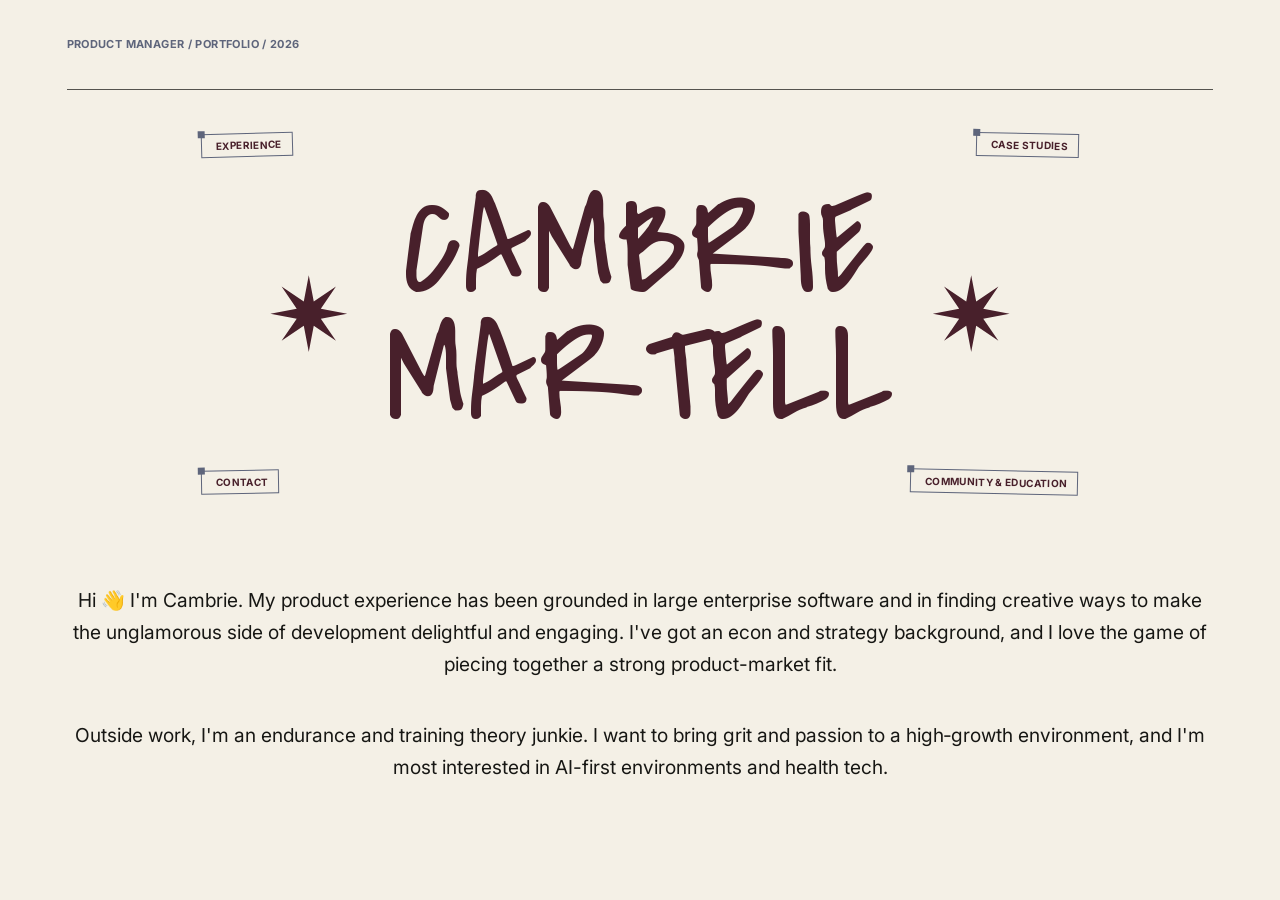
<file: index.html>
<!DOCTYPE html>
<html lang="en">
<head>
  <meta charset="utf-8">
  <meta name="viewport" content="width=device-width, initial-scale=1">
  <title>Cambrie Martell | Product Manager</title>
  <meta name="description" content="Cambrie Martell is a product manager at Lucid working on AI-first enterprise software.">
  <meta name="theme-color" content="#f4f0e6">
  <link rel="canonical" href="https://cambriemartell.github.io/">
  <meta property="og:type" content="website">
  <meta property="og:site_name" content="Cambrie Martell">
  <meta property="og:title" content="Cambrie Martell | Product Manager">
  <meta property="og:description" content="Cambrie Martell is a product manager at Lucid working on AI-first enterprise software.">
  <meta property="og:url" content="https://cambriemartell.github.io/">
  <meta property="og:image" content="https://cambriemartell.github.io/og-image.png">
  <meta property="og:image:width" content="1200">
  <meta property="og:image:height" content="630">
  <meta name="twitter:card" content="summary_large_image">
  <meta name="twitter:title" content="Cambrie Martell | Product Manager">
  <meta name="twitter:description" content="Cambrie Martell is a product manager at Lucid working on AI-first enterprise software.">
  <meta name="twitter:image" content="https://cambriemartell.github.io/og-image.png">
  <link rel="icon" href="favicon.svg" type="image/svg+xml">
  <link rel="icon" href="favicon-32.png" type="image/png" sizes="32x32">
  <link rel="apple-touch-icon" href="apple-touch-icon.png">
  <link rel="preconnect" href="https://fonts.googleapis.com"><link rel="preconnect" href="https://fonts.gstatic.com" crossorigin>
  <link href="https://fonts.googleapis.com/css2?family=Covered+By+Your+Grace&family=Inter:wght@400;500;600;700&display=swap" rel="stylesheet">
  <link rel="stylesheet" href="style.css">
</head>
<body class="home">
<main class="page-shell" id="top">
  <header class="site-header">
    <a class="wordmark mono" href="index.html">Product Manager / Portfolio / 2026</a>
  </header>

  <section class="scatter" aria-label="Introduction">
    <div class="sc-stage">
      <span class="sc-ast sc-l" aria-hidden="true"></span>
      <h1 class="sc-name">Cambrie<br>Martell</h1>
      <span class="sc-ast sc-r" aria-hidden="true"></span>
      <a class="chip c-exp" style="left:11.75%;top:11%;--r:-1.56deg" href="experience.html">Experience</a>
      <a class="chip c-case" style="right:11.75%;top:11%;--r:1.19deg" href="case-studies.html">Case studies</a>
      <a class="chip c-contact" style="left:11.75%;bottom:11%;--r:-.98deg" href="contact.html">Contact</a>
      <a class="chip c-comm" style="right:11.75%;bottom:11%;--r:1.19deg" href="community.html">Community &amp; Education</a>
    </div>
    <div class="sc-bio">
      <p>Hi 👋 I'm Cambrie. My product experience has been grounded in large enterprise software and in finding creative ways to make the unglamorous side of development delightful and engaging. I've got an econ and strategy background, and I love the game of piecing together a strong product-market fit.</p>
      <p>Outside work, I'm an endurance and training theory junkie. I want to bring grit and passion to a high&#8209;growth environment, and I'm most interested in AI-first environments and health tech.</p>
    </div>
  </section>

</main>
</body>
</html>
</file>
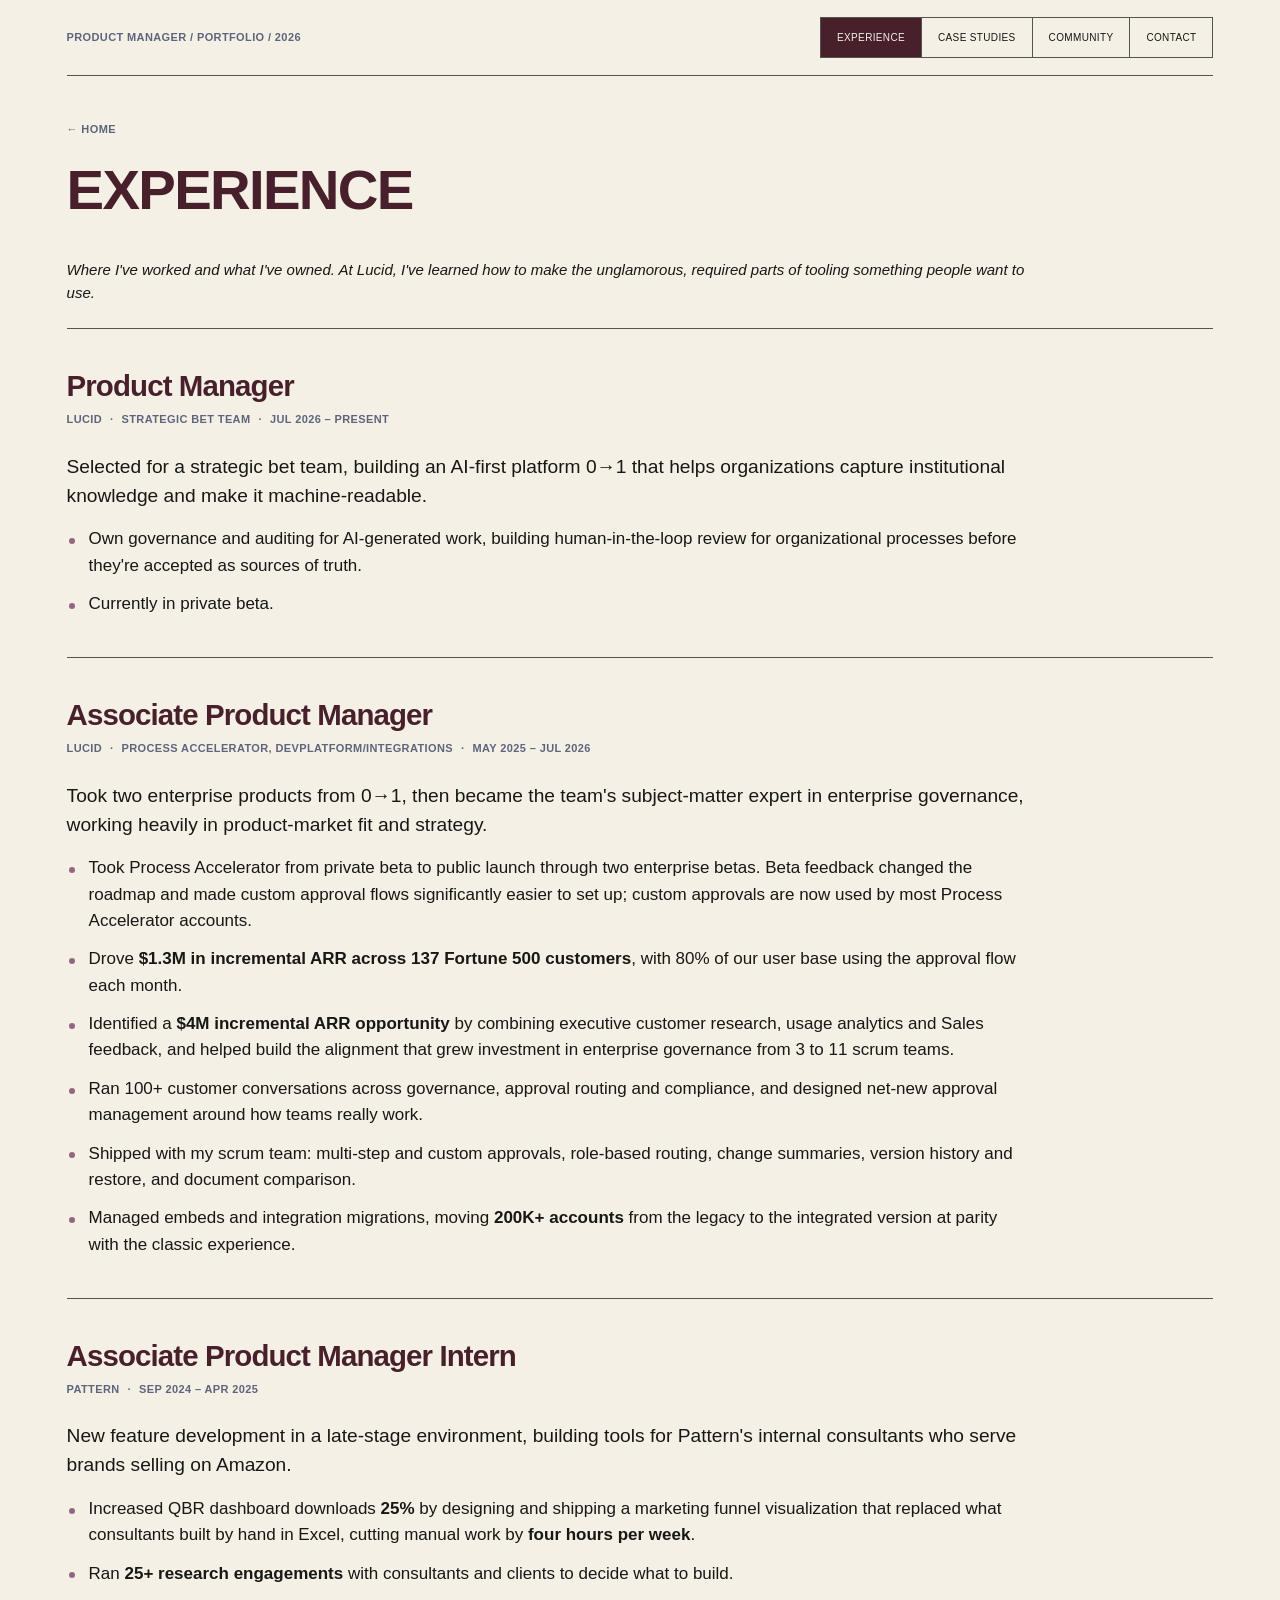
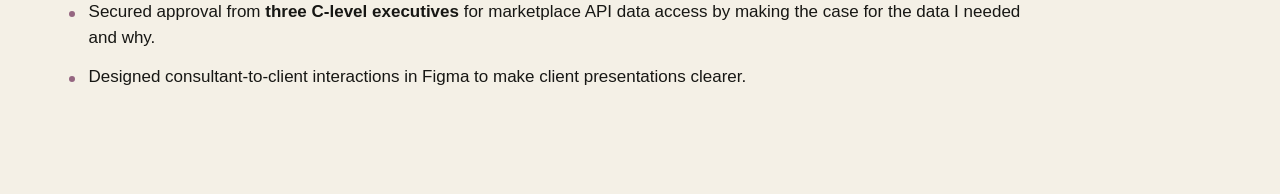
<file: resume/index.html>
<!DOCTYPE html>
<html lang="en">
<head>
  <meta charset="utf-8">
  <meta http-equiv="refresh" content="0; url=../experience.html">
  <title>Cambrie Martell | Experience</title>
  <link rel="canonical" href="../experience.html">
</head>
<body>
  <p>Experience now lives on the <a href="../experience.html">home page</a>.</p>
</body>
</html>
</file>
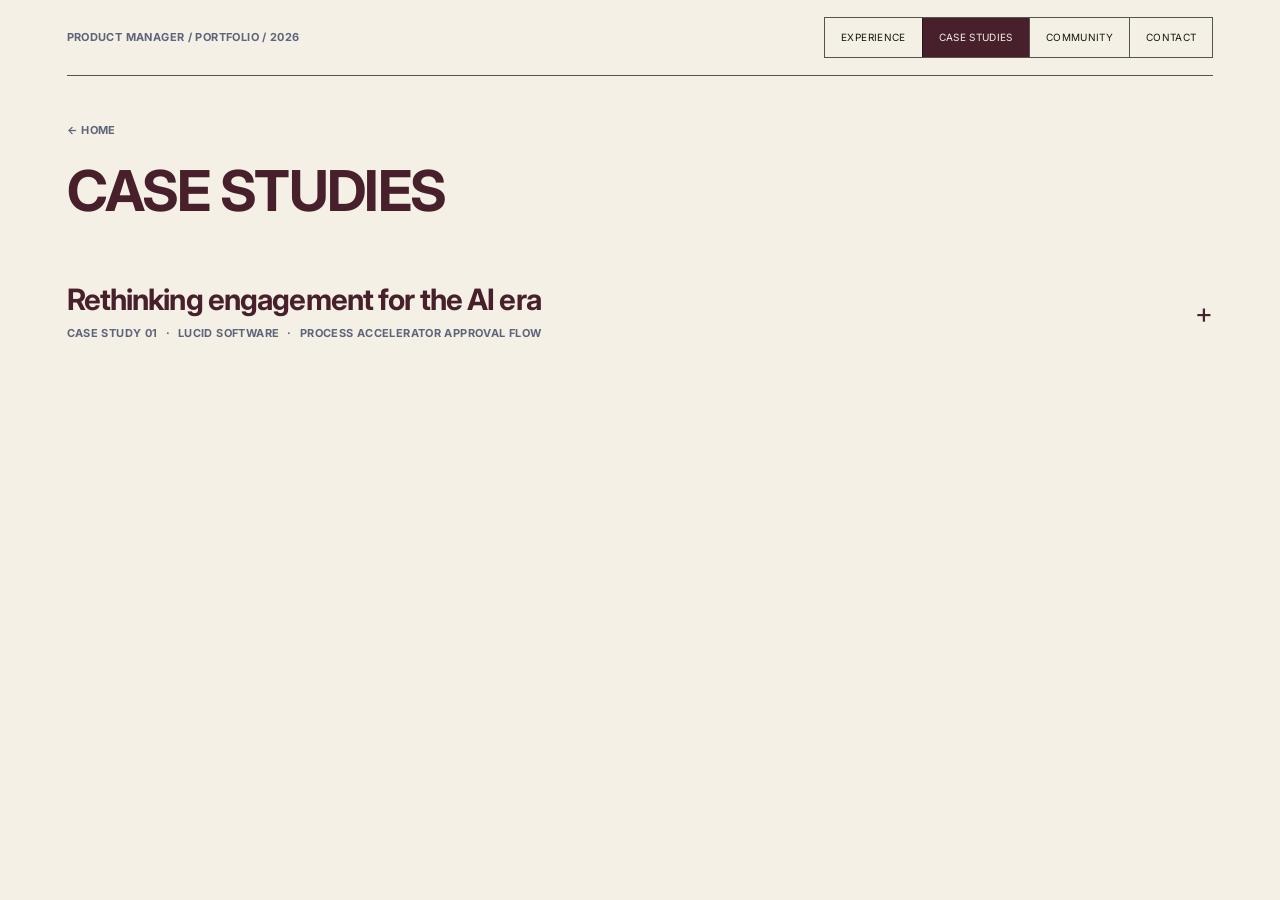
<file: case-studies.html>
<!DOCTYPE html>
<html lang="en">
<head>
  <meta charset="utf-8">
  <meta name="viewport" content="width=device-width, initial-scale=1">
  <title>Case studies | Cambrie Martell</title>
  <meta name="description" content="Case studies by Cambrie Martell, product manager.">
  <meta name="theme-color" content="#f4f0e6">
  <link rel="canonical" href="https://cambriemartell.github.io/case-studies.html">
  <meta property="og:type" content="website">
  <meta property="og:site_name" content="Cambrie Martell">
  <meta property="og:title" content="Case studies | Cambrie Martell">
  <meta property="og:description" content="Case studies by Cambrie Martell, product manager.">
  <meta property="og:url" content="https://cambriemartell.github.io/case-studies.html">
  <meta property="og:image" content="https://cambriemartell.github.io/og-image.png">
  <meta property="og:image:width" content="1200">
  <meta property="og:image:height" content="630">
  <meta name="twitter:card" content="summary_large_image">
  <meta name="twitter:title" content="Case studies | Cambrie Martell">
  <meta name="twitter:description" content="Case studies by Cambrie Martell, product manager.">
  <meta name="twitter:image" content="https://cambriemartell.github.io/og-image.png">
  <link rel="icon" href="favicon.svg" type="image/svg+xml">
  <link rel="icon" href="favicon-32.png" type="image/png" sizes="32x32">
  <link rel="apple-touch-icon" href="apple-touch-icon.png">
  <link rel="preconnect" href="https://fonts.googleapis.com"><link rel="preconnect" href="https://fonts.gstatic.com" crossorigin>
  <link href="https://fonts.googleapis.com/css2?family=Covered+By+Your+Grace&family=Inter:wght@400;500;600;700&display=swap" rel="stylesheet">
  <link rel="stylesheet" href="style.css">
</head>
<body>
<main class="page-shell" id="top">
  <header class="site-header">
    <a class="wordmark mono" href="index.html">Product Manager / Portfolio / 2026</a>
    <nav class="boxed-nav mono" aria-label="Main navigation">
      <a href="experience.html">Experience</a>
      <a href="case-studies.html" aria-current="page">Case studies</a>
      <a href="community.html">Community</a>
      <a href="contact.html">Contact</a>
    </nav>
  </header>

  <section class="subpage">
    <a class="crumb mono" href="index.html">← Home</a>
    <h1 class="page-title">Case studies</h1>
    <details class="cs-acc" id="approval-flow"><summary class="cs-row"><span><span class="role-title">Rethinking engagement for the AI era</span><span class="role-meta"><span>Case study 01</span><span>Lucid Software</span><span>Process Accelerator approval flow</span></span></span><span class="cs-plus" aria-hidden="true"></span></summary><div class="cs-body">
<h2>Summary</h2>
<p>Every document that entered Lucid's Process Accelerator was required to go through the approval flow first, which I owned. I made it a priority to make the required step something large enterprise teams would trust and be willing to use. The core of this was reframing engagement to the business: in the age of AI, content is cheap, so I argued that we must measure whether documents are genuinely worth something to the organization instead of raw numbers going up.</p>
<h2>The problem</h2>
<p>Before this product, Lucid's customers handled governance completely by hand. They wanted this rigor automated, but the teams working in the space were in legal, compliance, IT, admin and process roles, where governance is a requirement, but is typically treated as a firehose, lower-engagement feature.</p>
<p>I had no governance background when I started. I got credible in about two months through industry standards and 100+ customer conversations across enterprise governance, approval routing and compliance.</p>
<h2>The tradeoff: reframing engagement in the age of AI</h2>
<p>Part of Lucid's broader strategy involved building an AI agent that made generating content extremely cheap. But customers were not paying us to generate content, because that tool was a dime a dozen. Through customer conversation, I identified that what they paid for was documents that were consistently worth something to their organizations as sources of truth.</p>
<p>That changed what engagement should mean. In a growth-driven environment, engagement meant raw numbers going up, and requiring approvers and rigor standards inherently pushed those numbers down. I made the case that in the age of AI, content is cheap, so a tool should be evaluated on product-market fit instead.</p>
<p>To make that practical, I used a litmus test: what does "good" look like, even if we shouldn't track it as a number that only goes up? That meant asking:</p>
<ul>
<li>In a firehose of content, will we have only the information we need?</li>
<li>Do we track how easy it is for customers to get governance in place?</li>
<li>Can we evaluate metrics like cycle times and cross-org collaboration?</li>
</ul>
<p>Before building, I made the case that more contributors across an organization make us more valuable to that organization. With more humans in the loop, Lucid will be more crucial in the AI era, and a document that people across the org have reviewed is worth more.</p>
<p>I made this case to leadership, and it changed opinions across the team.</p>
<p>The litmus-test metrics were adopted into a flywheel of success metrics for the product, so we could evaluate whether Process Accelerator was succeeding or failing.</p>
<p>Compliance can't be growth hacked, and it was what these customers were buying. I designed approvals with these learnings in mind.</p>
<h2>Details that earned trust</h2>
<p>Enterprise buyers had to believe approvals were enforced, so I researched how to signal compliance visually. I prototyped the options and owned the research, the decision and the requirements, and engineering built the production version. My governance standards resolved objections raised in the sales process.</p>
<h2>What shipped and what changed</h2>
<p>Process Accelerator went 0&rarr;1, and reached <strong>$1.3M in incremental ARR across 137 customers</strong>, all in the Fortune 500. I owned the approval flow, the gate every document passes through on its way in. 80% of our user base utilized the approval flow each month. At that scale, we now understood that the buyers are paying for governance and trust.</p>
<p>I shipped a slew of net-new governance features that hadn't existed at Lucid before: multi-step and custom approvals, role-based routing, change summaries, version history with restore, and robust, exportable audit logging.</p>
<p>Beta feedback from enterprise customers changed the roadmap and sprints: custom approval flows became significantly easier to set up, which also helped rapidly unblock Sales efforts.</p>
<p>The result is that Lucid's tool became a trusted source of enterprise-level process governance, and the team received nearly 4x the headcount due to strong PMF in the AI transformation space.</p>
</div></details>
  </section>

</main>
</body>
</html>
</file>
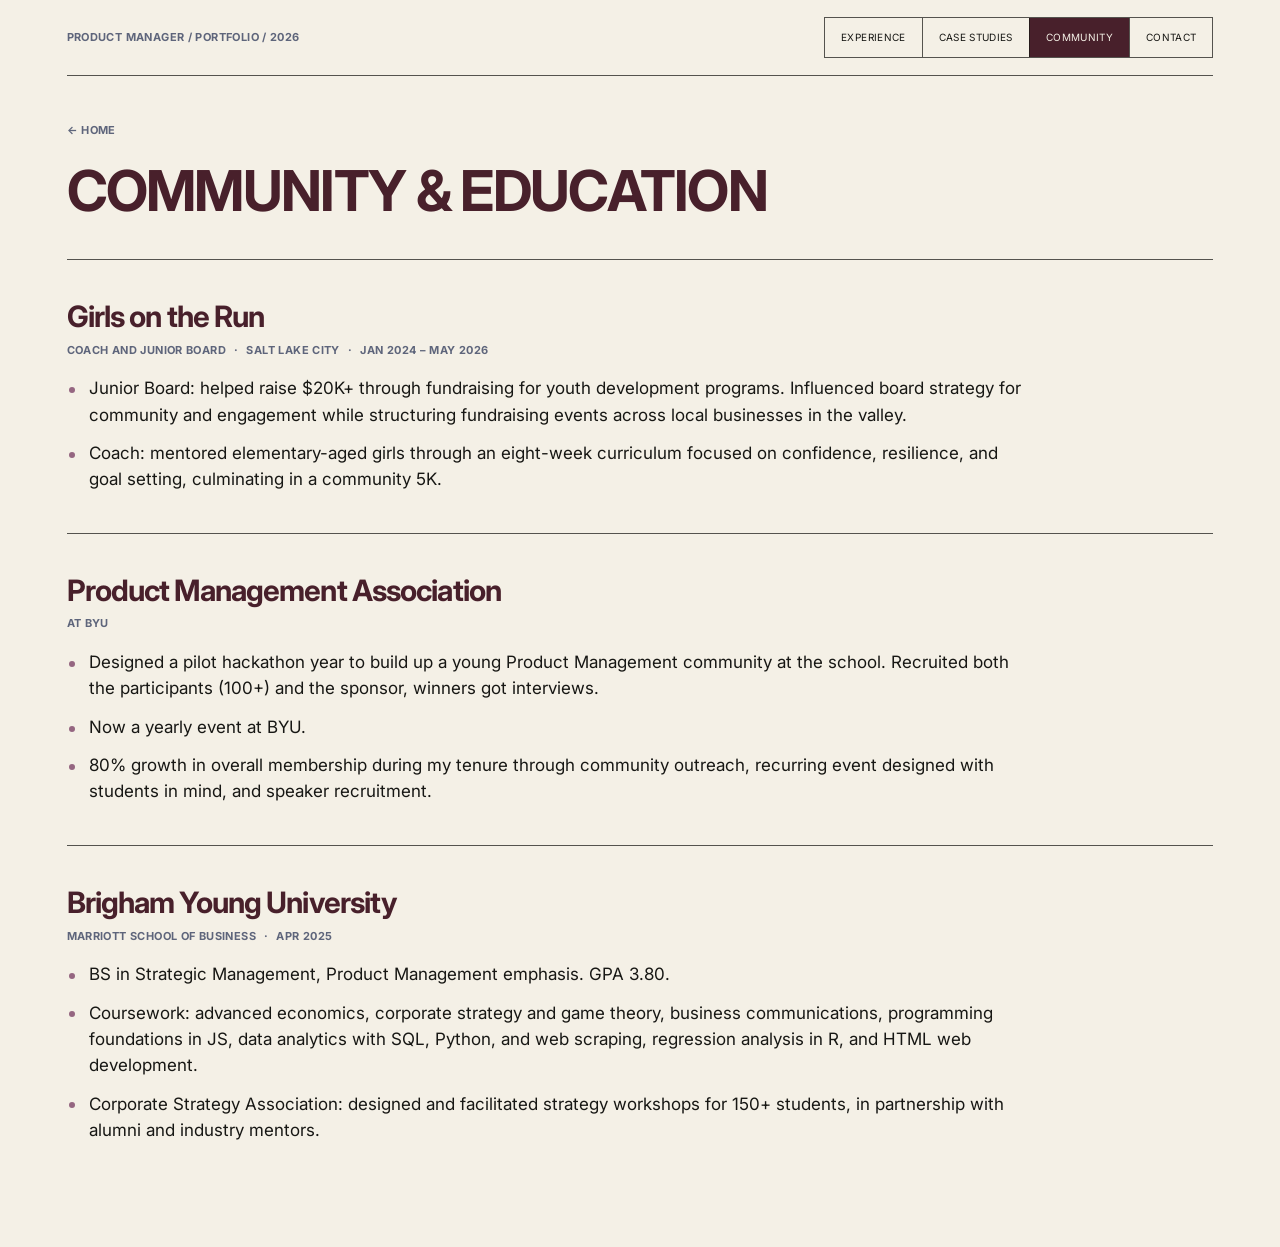
<file: community.html>
<!DOCTYPE html>
<html lang="en">
<head>
  <meta charset="utf-8">
  <meta name="viewport" content="width=device-width, initial-scale=1">
  <title>Community & Education | Cambrie Martell</title>
  <meta name="description" content="Community work and education: Girls on the Run, the BYU Product Management Association, and Brigham Young University.">
  <meta name="theme-color" content="#f4f0e6">
  <link rel="canonical" href="https://cambriemartell.github.io/community.html">
  <meta property="og:type" content="website">
  <meta property="og:site_name" content="Cambrie Martell">
  <meta property="og:title" content="Community & Education | Cambrie Martell">
  <meta property="og:description" content="Community work and education: Girls on the Run, the BYU Product Management Association, and Brigham Young University.">
  <meta property="og:url" content="https://cambriemartell.github.io/community.html">
  <meta property="og:image" content="https://cambriemartell.github.io/og-image.png">
  <meta property="og:image:width" content="1200">
  <meta property="og:image:height" content="630">
  <meta name="twitter:card" content="summary_large_image">
  <meta name="twitter:title" content="Community & Education | Cambrie Martell">
  <meta name="twitter:description" content="Community work and education: Girls on the Run, the BYU Product Management Association, and Brigham Young University.">
  <meta name="twitter:image" content="https://cambriemartell.github.io/og-image.png">
  <link rel="icon" href="favicon.svg" type="image/svg+xml">
  <link rel="icon" href="favicon-32.png" type="image/png" sizes="32x32">
  <link rel="apple-touch-icon" href="apple-touch-icon.png">
  <link rel="preconnect" href="https://fonts.googleapis.com"><link rel="preconnect" href="https://fonts.gstatic.com" crossorigin>
  <link href="https://fonts.googleapis.com/css2?family=Covered+By+Your+Grace&family=Inter:wght@400;500;600;700&display=swap" rel="stylesheet">
  <link rel="stylesheet" href="style.css">
</head>
<body>
<main class="page-shell" id="top">
  <header class="site-header">
    <a class="wordmark mono" href="index.html">Product Manager / Portfolio / 2026</a>
    <nav class="boxed-nav mono" aria-label="Main navigation">
      <a href="experience.html">Experience</a>
      <a href="case-studies.html">Case studies</a>
      <a href="community.html" aria-current="page">Community</a>
      <a href="contact.html">Contact</a>
    </nav>
  </header>

  <section class="subpage">
    <a class="crumb mono" href="index.html">← Home</a>
    <h1 class="page-title">Community &amp; Education</h1>
    <div class="accordion-content">
        <div class="case-blocks">
          <section class="case-block">
            <div class="case-body">
              <p class="role-title">Girls on the Run</p>
              <p class="role-meta"><span>Coach and Junior Board</span><span>Salt Lake City</span><span>Jan 2024 – May 2026</span></p>
              <ul class="role-list">
                <li>Junior Board: helped raise $20K+ through fundraising for youth development programs. Influenced board strategy for community and engagement while structuring fundraising events across local businesses in the valley.</li>
                <li>Coach: mentored elementary-aged girls through an eight-week curriculum focused on confidence, resilience, and goal setting, culminating in a community 5K.</li>
              </ul>
            </div>
          </section>
          <section class="case-block">
            <div class="case-body">
              <p class="role-title">Product Management Association</p>
              <p class="role-meta"><span>At BYU</span></p>
              <ul class="role-list">
                <li>Designed a pilot hackathon year to build up a young Product Management community at the school. Recruited both the participants (100+) and the sponsor, winners got interviews.</li>
                <li>Now a yearly event at BYU.</li>
                <li>80% growth in overall membership during my tenure through community outreach, recurring event designed with students in mind, and speaker recruitment.</li>
              </ul>
            </div>
          </section>
          <section class="case-block">
            <div class="case-body">
              <p class="role-title">Brigham Young University</p>
              <p class="role-meta"><span>Marriott School of Business</span><span>Apr 2025</span></p>
              <ul class="role-list">
                <li>BS in Strategic Management, Product Management emphasis. GPA 3.80.</li>
                <li>Coursework: advanced economics, corporate strategy and game theory, business communications, programming foundations in JS, data analytics with SQL, Python, and web scraping, regression analysis in R, and HTML web development.</li>
                <li>Corporate Strategy Association: designed and facilitated strategy workshops for 150+ students, in partnership with alumni and industry mentors.</li>
              </ul>
            </div>
          </section>
        </div>
      </div>
  </section>

</main>
</body>
</html>
</file>
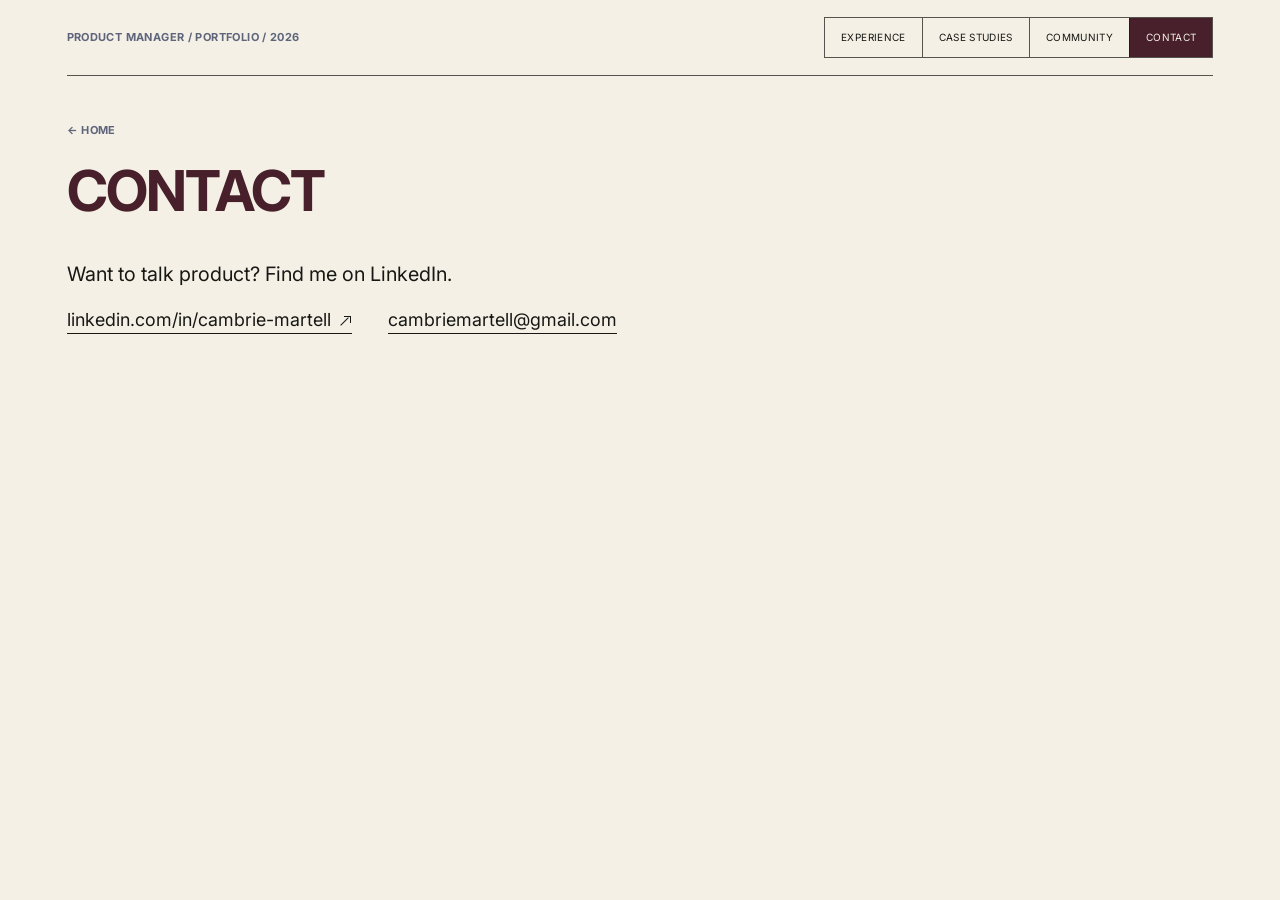
<file: contact.html>
<!DOCTYPE html>
<html lang="en">
<head>
  <meta charset="utf-8">
  <meta name="viewport" content="width=device-width, initial-scale=1">
  <title>Contact | Cambrie Martell</title>
  <meta name="description" content="Contact Cambrie Martell on LinkedIn or by email.">
  <meta name="theme-color" content="#f4f0e6">
  <link rel="canonical" href="https://cambriemartell.github.io/contact.html">
  <meta property="og:type" content="website">
  <meta property="og:site_name" content="Cambrie Martell">
  <meta property="og:title" content="Contact | Cambrie Martell">
  <meta property="og:description" content="Contact Cambrie Martell on LinkedIn or by email.">
  <meta property="og:url" content="https://cambriemartell.github.io/contact.html">
  <meta property="og:image" content="https://cambriemartell.github.io/og-image.png">
  <meta property="og:image:width" content="1200">
  <meta property="og:image:height" content="630">
  <meta name="twitter:card" content="summary_large_image">
  <meta name="twitter:title" content="Contact | Cambrie Martell">
  <meta name="twitter:description" content="Contact Cambrie Martell on LinkedIn or by email.">
  <meta name="twitter:image" content="https://cambriemartell.github.io/og-image.png">
  <link rel="icon" href="favicon.svg" type="image/svg+xml">
  <link rel="icon" href="favicon-32.png" type="image/png" sizes="32x32">
  <link rel="apple-touch-icon" href="apple-touch-icon.png">
  <link rel="preconnect" href="https://fonts.googleapis.com"><link rel="preconnect" href="https://fonts.gstatic.com" crossorigin>
  <link href="https://fonts.googleapis.com/css2?family=Covered+By+Your+Grace&family=Inter:wght@400;500;600;700&display=swap" rel="stylesheet">
  <link rel="stylesheet" href="style.css">
</head>
<body>
<main class="page-shell" id="top">
  <header class="site-header">
    <a class="wordmark mono" href="index.html">Product Manager / Portfolio / 2026</a>
    <nav class="boxed-nav mono" aria-label="Main navigation">
      <a href="experience.html">Experience</a>
      <a href="case-studies.html">Case studies</a>
      <a href="community.html">Community</a>
      <a href="contact.html" aria-current="page">Contact</a>
    </nav>
  </header>

  <section class="subpage">
    <a class="crumb mono" href="index.html">← Home</a>
    <h1 class="page-title">Contact</h1>
    <div class="accordion-content about-copy">
        <p>Want to talk product? Find me on LinkedIn.</p>
        <p class="contact-lines">
          <a class="contact-link" href="https://www.linkedin.com/in/cambrie-martell">linkedin.com/in/cambrie-martell <span class="inline-arrow" aria-hidden="true"></span></a>
          <a class="contact-link" href="mailto:cambriemartell@gmail.com">cambriemartell@gmail.com</a>
        </p>
      </div>
  </section>

</main>
</body>
</html>
</file>
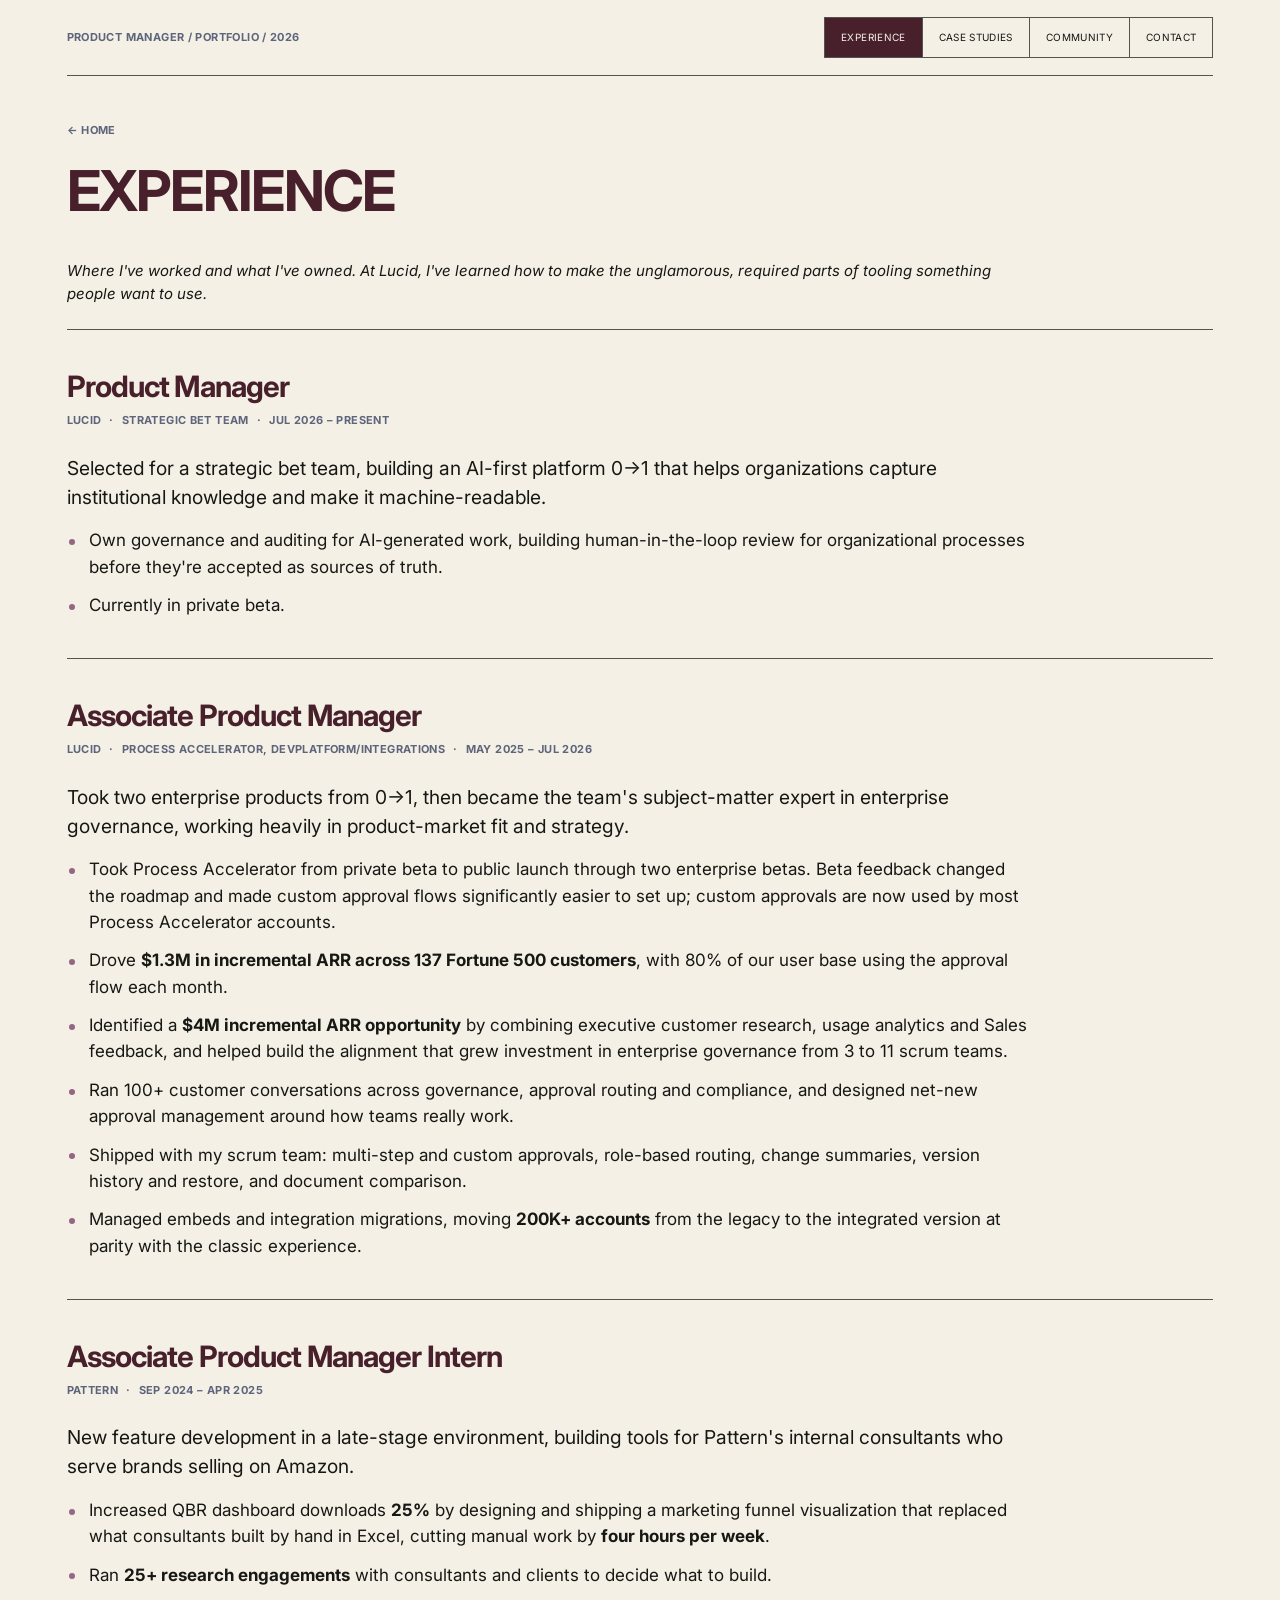
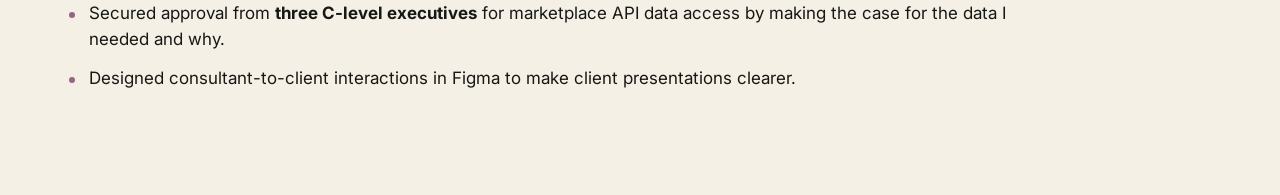
<file: experience.html>
<!DOCTYPE html>
<html lang="en">
<head>
  <meta charset="utf-8">
  <meta name="viewport" content="width=device-width, initial-scale=1">
  <title>Experience | Cambrie Martell</title>
  <meta name="description" content="Cambrie Martell is a product manager at Lucid working on AI-first enterprise software.">
  <meta name="theme-color" content="#f4f0e6">
  <link rel="canonical" href="https://cambriemartell.github.io/experience.html">
  <meta property="og:type" content="website">
  <meta property="og:site_name" content="Cambrie Martell">
  <meta property="og:title" content="Experience | Cambrie Martell">
  <meta property="og:description" content="Cambrie Martell is a product manager at Lucid working on AI-first enterprise software.">
  <meta property="og:url" content="https://cambriemartell.github.io/experience.html">
  <meta property="og:image" content="https://cambriemartell.github.io/og-image.png">
  <meta property="og:image:width" content="1200">
  <meta property="og:image:height" content="630">
  <meta name="twitter:card" content="summary_large_image">
  <meta name="twitter:title" content="Experience | Cambrie Martell">
  <meta name="twitter:description" content="Cambrie Martell is a product manager at Lucid working on AI-first enterprise software.">
  <meta name="twitter:image" content="https://cambriemartell.github.io/og-image.png">
  <link rel="icon" href="favicon.svg" type="image/svg+xml">
  <link rel="icon" href="favicon-32.png" type="image/png" sizes="32x32">
  <link rel="apple-touch-icon" href="apple-touch-icon.png">
  <link rel="preconnect" href="https://fonts.googleapis.com"><link rel="preconnect" href="https://fonts.gstatic.com" crossorigin>
  <link href="https://fonts.googleapis.com/css2?family=Covered+By+Your+Grace&family=Inter:wght@400;500;600;700&display=swap" rel="stylesheet">
  <link rel="stylesheet" href="style.css">
</head>
<body>
<main class="page-shell" id="top">
  <header class="site-header">
    <a class="wordmark mono" href="index.html">Product Manager / Portfolio / 2026</a>
    <nav class="boxed-nav mono" aria-label="Main navigation">
      <a href="experience.html" aria-current="page">Experience</a>
      <a href="case-studies.html">Case studies</a>
      <a href="community.html">Community</a>
      <a href="contact.html">Contact</a>
    </nav>
  </header>

  <section class="subpage">
    <a class="crumb mono" href="index.html">← Home</a>
    <h1 class="page-title">Experience</h1>
    <div class="accordion-content">
        <div class="about-copy"><p>Where I've worked and what I've owned. At Lucid, I've learned how to make the unglamorous, required parts of tooling something people want to use.</p></div>
        <div class="case-blocks">
          <section class="case-block">
            <div class="case-body">
              <p class="role-title">Product Manager</p>
              <p class="role-meta"><span>Lucid</span><span>Strategic bet team</span><span>Jul 2026 – Present</span></p>
              <p class="role-lede">Selected for a strategic bet team, building an AI-first platform 0→1 that helps organizations capture institutional knowledge and make it machine-readable.</p>
              <ul class="role-list">
                <li>Own governance and auditing for AI-generated work, building human-in-the-loop review for organizational processes before they're accepted as sources of truth.</li>
                <li>Currently in private beta.</li>
              </ul>
            </div>
          </section>
          <section class="case-block">
            <div class="case-body">
              <p class="role-title">Associate Product Manager</p>
              <p class="role-meta"><span>Lucid</span><span>Process Accelerator, DevPlatform/Integrations</span><span>May 2025 – Jul 2026</span></p>
              <p class="role-lede">Took two enterprise products from 0&rarr;1, then became the team's subject-matter expert in enterprise governance, working heavily in product-market fit and strategy.</p>
              <ul class="role-list">
<li>Took Process Accelerator from private beta to public launch through two enterprise betas. Beta feedback changed the roadmap and made custom approval flows significantly easier to set up; custom approvals are now used by most Process Accelerator accounts.</li>
<li>Drove <strong>$1.3M in incremental ARR across 137 Fortune 500 customers</strong>, with 80% of our user base using the approval flow each month.</li>
<li>Identified a <strong>$4M incremental ARR opportunity</strong> by combining executive customer research, usage analytics and Sales feedback, and helped build the alignment that grew investment in enterprise governance from 3 to 11 scrum teams.</li>
<li>Ran 100+ customer conversations across governance, approval routing and compliance, and designed net-new approval management around how teams really work.</li>
<li>Shipped with my scrum team: multi-step and custom approvals, role-based routing, change summaries, version history and restore, and document comparison.</li>
<li>Managed embeds and integration migrations, moving <strong>200K+ accounts</strong> from the legacy to the integrated version at parity with the classic experience.</li>
</ul>
            </div>
          </section>
          <section class="case-block">
            <div class="case-body">
              <p class="role-title">Associate Product Manager Intern</p>
              <p class="role-meta"><span>Pattern</span><span>Sep 2024 – Apr 2025</span></p>
              <p class="role-lede">New feature development in a late-stage environment, building tools for Pattern's internal consultants who serve brands selling on Amazon.</p>
              <ul class="role-list">
<li>Increased QBR dashboard downloads <strong>25%</strong> by designing and shipping a marketing funnel visualization that replaced what consultants built by hand in Excel, cutting manual work by <strong>four hours per week</strong>.</li>
<li>Ran <strong>25+ research engagements</strong> with consultants and clients to decide what to build.</li>
<li>Secured approval from <strong>three C-level executives</strong> for marketplace API data access by making the case for the data I needed and why.</li>
<li>Designed consultant-to-client interactions in Figma to make client presentations clearer.</li>
</ul>
            </div>
          </section>
        </div>
      </div>
  </section>

</main>
</body>
</html>
</file>
<file: style.css>
/* Cambrie Martell portfolio — single stylesheet.
   Display type (name, section titles, role titles) uses the original tight, heavy Arial look.
   Body copy stays readable. Layout is a two-column grid that scales with the window. */

*, ::before, ::after { box-sizing: border-box; margin: 0; padding: 0; border: 0 solid; }
html { line-height: 1.5; -webkit-text-size-adjust: 100%; scroll-behavior: smooth; }
img, svg { display: block; max-width: 100%; }
a { color: inherit; text-decoration: none; }

:root {
  color-scheme: light;
  --paper: #f4f0e6;
  --ink: #171714;
  --rule: rgba(23, 23, 20, 0.72);
  --accent: #48202b;
  --olive: #5d502b;
  --berry: #956681;
  --slate: #5e657b;

  --gutter: clamp(20px, 5.2vw, 96px);
  --sp-1: 8px; --sp-2: 16px; --sp-3: 24px; --sp-4: 40px; --sp-5: 64px;
  
}

body {
  background: var(--paper);
  color: var(--ink);
  font-family: 'Inter', Arial, 'Helvetica Neue', Helvetica, sans-serif;
  -webkit-font-smoothing: antialiased;
}
a:focus-visible, summary:focus-visible { outline: 2px solid var(--accent); outline-offset: 4px; }
.mono { font-family: 'Inter', Arial, 'Helvetica Neue', Helvetica, sans-serif; text-transform: uppercase; letter-spacing: 0.035em; }

.page-shell { width: 100%; max-width: 1400px; margin: 0 auto; padding: 0 var(--gutter); }

/* Header */
.site-header { min-height: 76px; display: flex; align-items: center; justify-content: space-between; gap: 16px; border-bottom: 1px solid var(--rule); }
.wordmark { color: var(--slate); font-size: 11px; font-weight: 700; }
.boxed-nav { display: flex; border: 1px solid var(--rule); font-size: 10px; }
.boxed-nav a { padding: 12px 16px; border-left: 1px solid var(--rule); transition: color 120ms linear, background-color 120ms linear; }
.boxed-nav a:first-child { border-left: 0; }
.boxed-nav a:hover { background: var(--ink); color: var(--paper); }

/* Hero */
.hero { padding: var(--sp-5) 0 var(--sp-5); }
.eyebrow { margin-bottom: clamp(20px, 2.4vw, 36px); color: var(--berry); font-size: 10px; line-height: 1.5; }
.hero h1.name {
  color: var(--accent);
  font-size: clamp(40px, 6.4vw, 96px);
  font-weight: 700;
  letter-spacing: -0.092em;
  line-height: 0.86;
}
.hero-copy { margin-top: var(--sp-4); }
.hero-copy > p { max-width: 960px; }
.hero-intro { font-size: clamp(18px, 1.55vw, 25px); line-height: 1.5; letter-spacing: 0; }
.hero-intro + .hero-intro { margin-top: var(--sp-2); }

/* Accordion */
.accordion-item { border-top: 1px solid var(--rule); }
.accordion-item:last-child { border-bottom: 1px solid var(--rule); }
.accordion-item summary {
  display: flex; align-items: center; justify-content: space-between; gap: 16px;
  padding: var(--sp-3) 0 var(--sp-3);
  cursor: pointer; list-style: none;
  font-size: clamp(30px, 3.4vw, 52px);
  font-weight: 600; letter-spacing: -0.055em; line-height: 1;
}
.accordion-item summary::-webkit-details-marker { display: none; }
.accordion-label { display: block; }
.accordion-item[open] > summary { padding-bottom: var(--sp-4); }
.accordion-label .mono { display: block; margin-bottom: var(--sp-1); color: var(--slate); line-height: 1; }
.accordion-label > span:last-child { color: var(--accent); }
.accordion-label .mono { font-size: 10px; font-weight: 400; letter-spacing: 0.04em; }
.accordion-item summary:hover .toggle { color: var(--berry); }
.toggle { position: relative; width: 20px; height: 20px; flex: 0 0 20px; }
.toggle::before, .toggle::after { content: ''; position: absolute; left: 2px; top: 9px; width: 16px; height: 1px; background: currentColor; }
.toggle::after { transform: rotate(90deg); transition: transform 150ms ease; }
details[open] .toggle::after { transform: rotate(0); }

.accordion-content { padding: 0 0 var(--sp-4); }
.about-copy { padding: 0 0 var(--sp-4); }
.about-copy > * { max-width: 960px; }
.about-copy p { font-size: clamp(18px, 1.55vw, 25px); line-height: 1.55; letter-spacing: 0; }
.about-copy p + p { margin-top: var(--sp-2); }

/* Role blocks */
.case-block { padding: var(--sp-4) 0; border-top: 1px solid var(--rule); }
.accordion-content > .about-copy { padding-bottom: var(--sp-3); }
.accordion-content > .about-copy p { font-size: clamp(15px, 1.15vw, 18px); font-style: italic; line-height: 1.55; }
.case-block:last-child { padding-bottom: 0; }
.role-title { color: var(--accent); font-size: clamp(24px, 2.3vw, 36px); font-weight: 700; letter-spacing: -0.03em; line-height: 1.15; }
.role-meta { margin-top: var(--sp-1); color: var(--slate); font-family: 'Inter', Arial, 'Helvetica Neue', Helvetica, sans-serif; font-size: 11px; font-weight: 700; line-height: 1.6; letter-spacing: 0.035em; text-transform: uppercase; }
.role-meta span + span::before { content: '·'; margin: 0 8px; }
.role-lede { margin-top: var(--sp-3); max-width: 960px; font-size: clamp(18px, 1.5vw, 24px); line-height: 1.5; }
.role-list { margin-top: var(--sp-2); max-width: 960px; list-style: none; }
.role-list li { position: relative; padding: 0 0 0 22px; margin-bottom: 12px; font-size: clamp(17px, 1.3vw, 21px); line-height: 1.55; }
.role-list li:last-child { margin-bottom: 0; }
.role-list li::before { content: ''; position: absolute; left: 2px; top: 0.7em; width: 6px; height: 6px; border-radius: 50%; background: var(--berry); }

/* Contact */
.contact-lines { display: flex; flex-wrap: wrap; gap: 14px 36px; }
.contact-link { display: inline-block; border-bottom: 1px solid currentColor; font-size: clamp(17px, 1.4vw, 22px); letter-spacing: 0; overflow-wrap: anywhere; }
.contact-link:hover { color: var(--accent); }
.inline-arrow { position: relative; display: inline-block; width: 13px; height: 13px; margin-left: 3px; vertical-align: -2px; }
.inline-arrow::before { content: ''; position: absolute; top: 1px; right: 1px; width: 7px; height: 7px; border-top: 1px solid currentColor; border-right: 1px solid currentColor; }
.inline-arrow::after { content: ''; position: absolute; top: 6px; left: 0; width: 11px; height: 1px; background: currentColor; transform: rotate(-45deg); }

.site-footer { min-height: 94px; display: flex; align-items: center; font-size: 9px; }

@media (max-width: 760px) { :root { --sp-4: 32px; --sp-5: 48px; } .boxed-nav a { padding: 11px 12px; } }
@media (max-width: 420px) {
  .site-header { flex-wrap: wrap; gap: 10px; padding: 12px 0; }
  .boxed-nav a { padding: 10px 8px; }
}
@media (prefers-reduced-motion: reduce) { html { scroll-behavior: auto; } .toggle::after { transition: none; } }


/* ---- Homepage: scattered tags (from the Figma 1440w frame) ---- */
.home .site-header { min-height: 90px; }
.scatter { padding: 0 0 var(--sp-5); text-align: center; }
.sc-stage { position: relative; margin: -8px auto 0; height: clamp(360px, 36.2vw, 600px); display: flex; align-items: center; justify-content: center; gap: clamp(12px, 3vw, 48px); }
.sc-name { font-family: 'Covered By Your Grace', cursive; font-weight: 400; text-transform: uppercase; color: var(--accent); font-size: clamp(52px, 11vw, 190px); line-height: .9; letter-spacing: .01em; text-align: center; }
.sc-ast { flex: none; width: clamp(34px, 6vw, 100px); aspect-ratio: 1; background: var(--accent); clip-path: polygon(50.0% 0.0%, 56.5% 34.3%, 85.4% 14.6%, 65.7% 43.5%, 100.0% 50.0%, 65.7% 56.5%, 85.4% 85.4%, 56.5% 65.7%, 50.0% 100.0%, 43.5% 65.7%, 14.6% 85.4%, 34.3% 56.5%, 0.0% 50.0%, 34.3% 43.5%, 14.6% 14.6%, 43.5% 34.3%); transition: transform .6s; }
.sc-stage:hover .sc-l { transform: rotate(90deg); }
.sc-stage:hover .sc-r { transform: rotate(-90deg); }
.chip { position: absolute; z-index: 2; display: inline-block; padding: 5px 10px 5px 14px; border: 1px solid #5e657b; background: var(--paper); color: var(--accent); font: 700 10px 'Inter', Arial, 'Helvetica Neue', Helvetica, sans-serif; letter-spacing: .035em; text-transform: uppercase; white-space: nowrap; cursor: pointer; transform: rotate(var(--r, 0deg)); transition: transform .2s, background .2s, color .2s; }
.chip::before { content: ''; position: absolute; left: -4px; top: -4px; width: 7px; height: 7px; background: #5e657b; }
.chip:hover { transform: rotate(0deg) scale(1.08); background: var(--accent); color: var(--paper); }
.sc-bio { margin: var(--sp-4) 0 0; width: 100%; font-size: clamp(14px, 1.5vw, 22px); line-height: 1.65; letter-spacing: 0; color: var(--ink); text-wrap: pretty; }
.sc-bio p + p { margin-top: var(--sp-4); }
@media (max-width: 760px) { .chip { font-size: 9px; padding: 4px 8px 4px 11px; } .scatter .c-exp, .scatter .c-contact { left: 3%; } .scatter .c-case, .scatter .c-comm { right: 3%; } }

/* ---- Sub-pages ---- */
.subpage { padding: var(--sp-4) 0 var(--sp-5); }
.crumb { display: inline-block; margin-bottom: var(--sp-3); font-size: 11px; font-weight: 700; color: var(--slate); }
.crumb:hover { color: var(--accent); }
.page-title { margin-bottom: var(--sp-4); font-family: 'Inter', Arial, sans-serif; font-weight: 700; text-transform: uppercase; letter-spacing: -0.03em; color: var(--accent); font-size: clamp(28px, 4.4vw, 64px); line-height: 1; }
.note { margin-top: var(--sp-3); padding: var(--sp-3); border: 1px dashed var(--ink); font-size: 11px; font-weight: 700; color: var(--slate); }
.cs-row { padding: var(--sp-4) 0; border-top: 1px solid var(--rule); }
.boxed-nav a[aria-current=page]{background:var(--accent);color:var(--paper)}.chip:focus-visible,.boxed-nav a:focus-visible,.cs-acc summary:focus-visible{outline:2px solid var(--accent);outline-offset:3px}.cs-acc{border:0}.cs-acc summary{list-style:none;cursor:pointer;display:flex;justify-content:space-between;align-items:center;gap:16px;padding:var(--sp-3) 0}.cs-acc summary::-webkit-details-marker{display:none}.cs-acc .cs-row{border:0}.cs-acc .role-title,.cs-acc .role-meta{display:block}.cs-plus::before{content:'+';font-size:28px;font-weight:400;color:var(--accent)}.cs-acc[open] .cs-plus::before{content:'\2212'}.cs-acc .cs-body{padding:0 0 var(--sp-4)}
.cs-link{display:block;text-decoration:none;color:inherit}.cs-link:hover .role-title{color:var(--accent)}
.cs-body{max-width:960px;font-size:clamp(17px,1.3vw,21px);line-height:1.55}.cs-body h2{margin:var(--sp-4) 0 var(--sp-1);color:var(--accent);font-size:clamp(24px,2.3vw,36px);font-weight:700;letter-spacing:-0.03em;line-height:1.15}.cs-body h2:first-child{margin-top:0}.cs-body p{margin-top:12px}.cs-body h2+p{margin-top:0}.cs-body ul{margin:12px 0 0;list-style:none}.cs-body li{position:relative;padding-left:22px;margin-bottom:12px}.cs-body li::before{content:'';position:absolute;left:2px;top:.7em;width:6px;height:6px;border-radius:50%;background:var(--berry)}.cs-kicker{font-size:11px;font-weight:700;letter-spacing:.035em;text-transform:uppercase;color:#5e657b}
.cs-row .role-title { margin: 0; }
.cs-row .role-meta { margin-top: var(--sp-1); }
.li-footer { margin-top: var(--sp-5); padding: var(--sp-3) 0; border-top: 0; background: none; color: #5e657b; font-size: 12px; font-weight: 700; letter-spacing: .035em; }
.li-footer a { display: inline-block; border-bottom: 1px solid currentColor; overflow-wrap: anywhere; }
.li-footer a:hover { color: var(--accent); }
.more { display: flex; flex-wrap: wrap; align-items: center; gap: var(--sp-2) var(--sp-3); margin-top: var(--sp-5); padding-top: var(--sp-3); border-top: 1px solid var(--rule); }
.more .mono { font-size: 10px; color: var(--slate); }
.more .chip { position: relative; cursor: pointer; touch-action: auto; }
</file>
